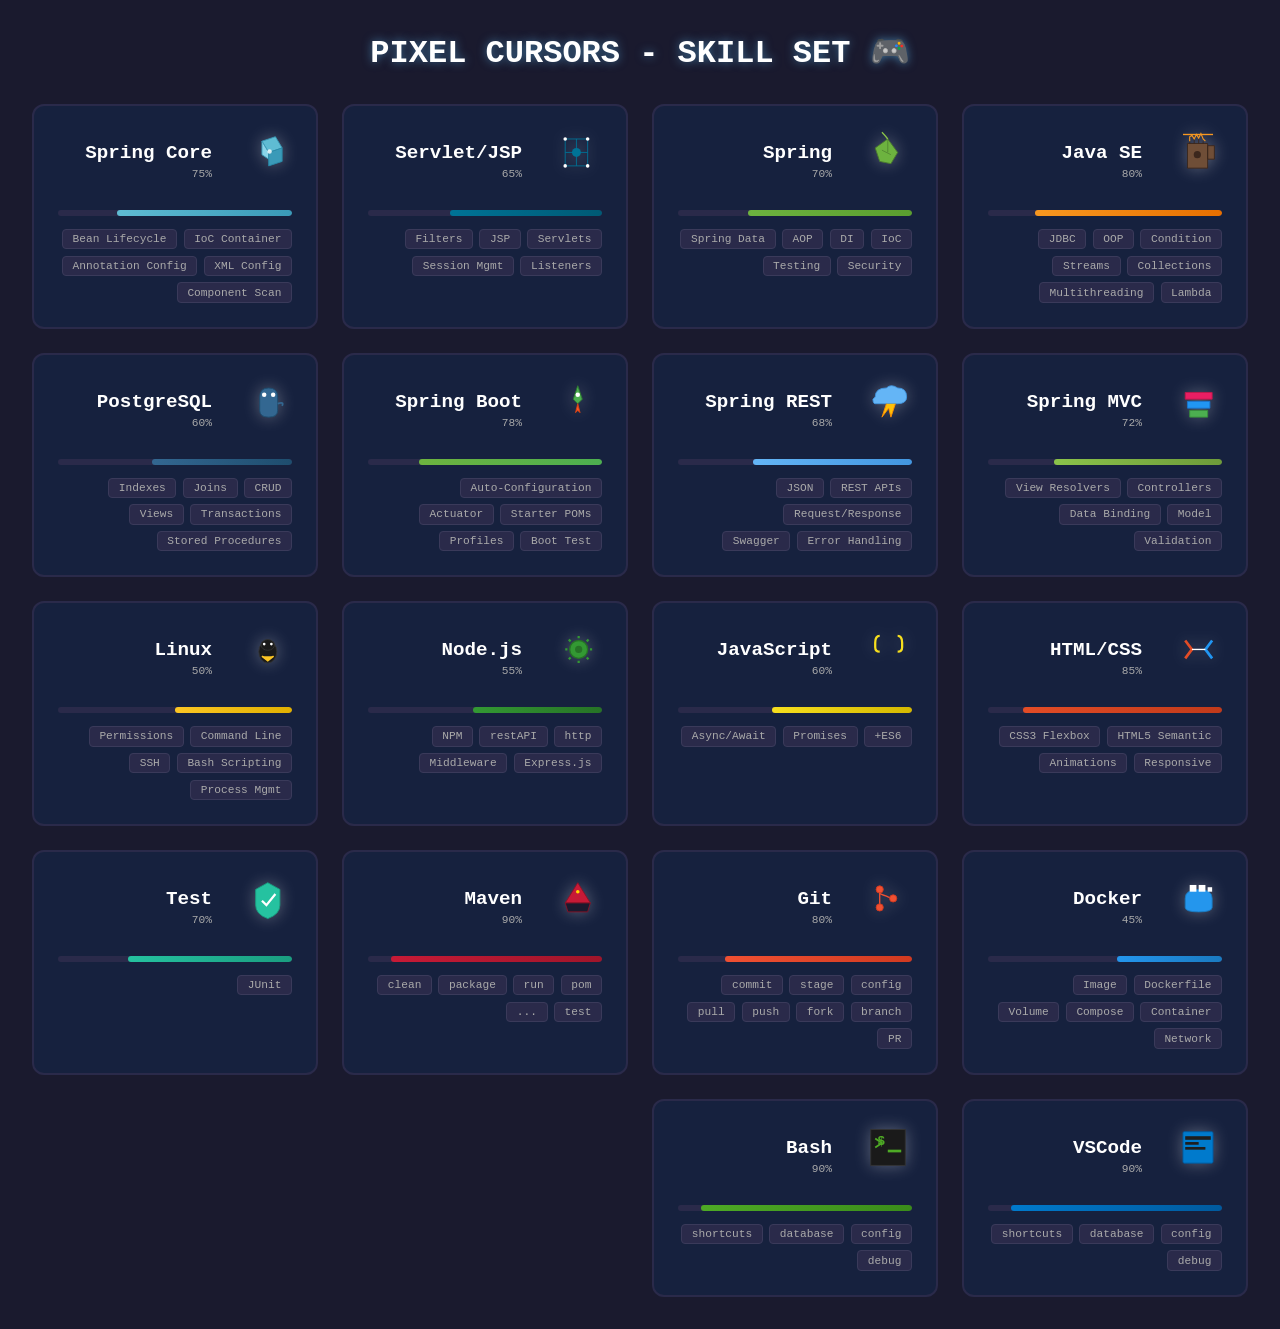
<file: docs/assets/html/index.html>
<!DOCTYPE html>
<html lang="fa" dir="rtl">

<head>
    <meta charset="UTF-8">
    <title>Pixel Cursors - Java Developer Resume</title>
    <style>
        :root {
            --bg: #1a1a2e;
            --card-bg: #16213e;
            --text: #e0e0e0;
            --accent: #0f3460;
        }

        * {
            margin: 0;
            padding: 0;
            box-sizing: border-box;
        }

        body {
            background: var(--bg);
            font-family: 'Courier New', monospace;
            color: var(--text);
            min-height: 100vh;
            padding: 2rem;
        }

        h1 {
            text-align: center;
            color: #fff;
            margin-bottom: 2rem;
            font-size: 2rem;
            text-shadow: 0 0 10px rgba(100, 200, 255, 0.5);
        }

        .skills-grid {
            display: grid;
            grid-template-columns: repeat(auto-fill, minmax(250px, 1fr));
            gap: 1.5rem;
            max-width: 1400px;
            margin: 0 auto;
        }

        .skill-card {
            background: var(--card-bg);
            border: 2px solid #2a2a4a;
            border-radius: 12px;
            padding: 1.5rem;
            cursor: none;
            transition: all 0.3s ease;
            position: relative;
            overflow: hidden;
        }

        .skill-card:hover {
            border-color: #4a9eff;
            transform: translateY(-4px);
            box-shadow: 0 10px 40px rgba(74, 158, 255, 0.2);
        }

        .skill-card .icon-wrap {
            display: flex;
            align-items: center;
            gap: 1rem;
            margin-bottom: 1rem;
        }

        .skill-card .cursor-icon {
            width: 64px;
            height: 64px;
            filter: drop-shadow(0 0 8px rgba(255, 255, 255, 0.3));
            transition: transform 0.3s ease;
        }

        .skill-card:hover .cursor-icon {
            transform: scale(1.1);
            filter: drop-shadow(0 0 16px rgba(100, 200, 255, 0.6));
        }

        .skill-card h3 {
            font-size: 1.2rem;
            color: #fff;
            margin: 0;
        }

        .skill-card .percent-bar {
            height: 6px;
            background: #2a2a4a;
            border-radius: 3px;
            margin: 0.8rem 0;
            overflow: hidden;
        }

        .skill-card .percent-fill {
            height: 100%;
            border-radius: 3px;
            transition: width 1s ease;
        }

        .skill-card .tags {
            display: flex;
            flex-wrap: wrap;
            gap: 0.4rem;
        }

        .skill-card .tag {
            background: #2a2a4a;
            color: #aaa;
            padding: 0.2rem 0.6rem;
            border-radius: 4px;
            font-size: 0.7rem;
            border: 1px solid #3a3a5a;
        }

        /* Custom Cursor Overlay */
        .custom-cursor {
            position: fixed;
            pointer-events: none;
            z-index: 9999;
            width: 48px;
            height: 48px;
            transform: translate(-10px, -10px);
            opacity: 0;
            transition: opacity 0.15s ease;
            filter: drop-shadow(2px 2px 2px rgba(0, 0, 0, 0.5));
        }

        .custom-cursor.active {
            opacity: 1;
        }

        .custom-cursor.hovering {
            transform: translate(-10px, -10px) scale(1.3);
            filter: drop-shadow(0 0 12px rgba(255, 200, 50, 0.8));
        }

        /* Percent colors per skill */
        .percent-java {
            background: linear-gradient(90deg, #f89820, #e76f00);
        }

        .percent-spring {
            background: linear-gradient(90deg, #6db33f, #5a9e2f);
        }

        .percent-servlet {
            background: linear-gradient(90deg, #007396, #005a75);
        }

        .percent-springcore {
            background: linear-gradient(90deg, #5fbcd3, #3a9ab8);
        }

        .percent-springmvc {
            background: linear-gradient(90deg, #8bc34a, #6d9b3a);
        }

        .percent-springrest {
            background: linear-gradient(90deg, #64b5f6, #4296e0);
        }

        .percent-springboot {
            background: linear-gradient(90deg, #6db33f, #4caf50);
        }

        .percent-postgresql {
            background: linear-gradient(90deg, #336791, #1e4d6e);
        }

        .percent-html {
            background: linear-gradient(90deg, #e34c26, #c13a1a);
        }

        .percent-js {
            background: linear-gradient(90deg, #f7df1e, #d4b800);
        }

        .percent-nodejs {
            background: linear-gradient(90deg, #339933, #267326);
        }

        .percent-linux {
            background: linear-gradient(90deg, #fcc624, #e0b000);
        }

        .percent-docker {
            background: linear-gradient(90deg, #2496ed, #1a7ac0);
        }

        .percent-git {
            background: linear-gradient(90deg, #f05032, #d13a20);
        }

        .percent-maven {
            background: linear-gradient(90deg, #c71a36, #a0152a);
        }

        .percent-test {
            background: linear-gradient(90deg, #25c2a0, #1a9e80);
        }

        .percent-vscode {
            background: linear-gradient(90deg, #007acc, #005a9e);
        }

        .percent-bash {
            background: linear-gradient(90deg, #4eaa25, #3a8c1a);
        }
    </style>
</head>

<body>

    <h1>🎮 PIXEL CURSORS - SKILL SET</h1>

    <div class="skills-grid" id="skillsGrid"></div>

    <!-- Custom Cursor Element -->
    <div class="custom-cursor" id="customCursor"></div>

    <script>
        const skillsData = {
            "skills": [
                { "name": "Java SE", "percent": 80, "icon": "java", "titles": ["Condition", "OOP", "JDBC", "Collections", "Streams", "Lambda", "Multithreading"], "color": "#f89820" },
                { "name": "Spring", "percent": 70, "icon": "spring", "titles": ["IoC", "DI", "AOP", "Spring Data", "Security", "Testing"], "color": "#6db33f" },
                { "name": "Servlet/JSP", "percent": 65, "icon": "servlet", "titles": ["Servlets", "JSP", "Filters", "Listeners", "Session Mgmt"], "color": "#007396" },
                { "name": "Spring Core", "percent": 75, "icon": "springcore", "titles": ["IoC Container", "Bean Lifecycle", "XML Config", "Annotation Config", "Component Scan"], "color": "#5fbcd3" },
                { "name": "Spring MVC", "percent": 72, "icon": "springmvc", "titles": ["Controllers", "View Resolvers", "Model", "Data Binding", "Validation"], "color": "#8bc34a" },
                { "name": "Spring REST", "percent": 68, "icon": "springrest", "titles": ["REST APIs", "JSON", "Request/Response", "Error Handling", "Swagger"], "color": "#64b5f6" },
                { "name": "Spring Boot", "percent": 78, "icon": "springboot", "titles": ["Auto-Configuration", "Starter POMs", "Actuator", "Boot Test", "Profiles"], "color": "#6db33f" },
                { "name": "PostgreSQL", "percent": 60, "icon": "postgresql", "titles": ["CRUD", "Joins", "Indexes", "Transactions", "Views", "Stored Procedures"], "color": "#336791" },
                { "name": "HTML/CSS", "percent": 85, "icon": "html", "titles": ["HTML5 Semantic", "CSS3 Flexbox", "Responsive", "Animations"], "color": "#e34c26" },
                { "name": "JavaScript", "percent": 60, "icon": "js", "titles": ["ES6+", "Promises", "Async/Await"], "color": "#f7df1e" },
                { "name": "Node.js", "percent": 55, "icon": "nodejs", "titles": ["http", "restAPI", "NPM", "Express.js", "Middleware"], "color": "#339933" },
                { "name": "Linux", "percent": 50, "icon": "linux", "titles": ["Command Line", "Permissions", "Bash Scripting", "SSH", "Process Mgmt"], "color": "#fcc624" },
                { "name": "Docker", "percent": 45, "icon": "docker", "titles": ["Dockerfile", "Image", "Container", "Compose", "Volume", "Network"], "color": "#2496ed" },
                { "name": "Git", "percent": 80, "icon": "git", "titles": ["config", "stage", "commit", "branch", "fork", "push", "pull", "PR"], "color": "#f05032" },
                { "name": "Maven", "percent": 90, "icon": "maven", "titles": ["pom", "run", "package", "clean", "test", "..."], "color": "#c71a36" },
                { "name": "Test", "percent": 70, "icon": "test", "titles": ["JUnit"], "color": "#25c2a0" },
                { "name": "VSCode", "percent": 90, "icon": "vscode", "titles": ["config", "database", "shortcuts", "debug"], "color": "#007acc" },
                { "name": "Bash", "percent": 90, "icon": "bash", "titles": ["config", "database", "shortcuts", "debug"], "color": "#4eaa25" }
            ]
        };

        // Pixel Cursor SVGs - exactly in the style you provided
        const cursorSVGs = {
            // 1. Java SE - Coffee Cup with steam
            java: {
                pointer: `<svg width="48" height="48" viewBox="0 0 97 107" fill="none" xmlns="http://www.w3.org/2000/svg">
                    <path d="M25 85 L25 30 L70 30 L70 85 Z M30 30 L30 25 M40 30 L40 20 M50 30 L50 20 M60 30 L60 25 M70 35 L85 35 L85 65 L70 65 Z" fill="#6F4E37" stroke="#3B271D" stroke-width="2"/>
                    <path d="M30 25 L30 15 L35 12 L40 20 L45 10 L50 18 L55 8 L60 20 L65 25" fill="none" stroke="#f89820" stroke-width="2.5"/>
                    <circle cx="47" cy="55" r="8" fill="#3B271D"/>
                    <path d="M15 10 L82 10" stroke="#f89820" stroke-width="3"/>
                </svg>`,
                hover: `<svg width="48" height="48" viewBox="0 0 116 137" fill="none" xmlns="http://www.w3.org/2000/svg">
                    <path d="M25 100 L25 25 L90 25 L90 100 Z M30 25 L30 15 M45 25 L45 10 M60 25 L60 10 M75 25 L75 15 M90 30 L108 30 L108 70 L90 70 Z" fill="#6F4E37" stroke="#f89820" stroke-width="3"/>
                    <path d="M30 10 L30 0 L38 -5 L45 5 L52 -8 L60 3 L68 -10 L75 5 L90 15" fill="none" stroke="#ff6600" stroke-width="3"/>
                    <circle cx="55" cy="60" r="12" fill="#3B271D"/>
                    <path d="M90 50 L80 50 L80 55 L90 55" fill="#f89820"/>
                </svg>`
            },
            // 2. Spring - Leaf
            spring: {
                pointer: `<svg width="48" height="48" viewBox="0 0 97 107" fill="none" xmlns="http://www.w3.org/2000/svg">
                    <path d="M48 20 L70 50 L55 75 L30 70 L20 40 Z" fill="#6db33f" stroke="#4a7a2e" stroke-width="2"/>
                    <path d="M48 20 L48 50 M35 45 L55 55" stroke="#4a7a2e" stroke-width="1.5"/>
                    <path d="M48 20 Q40 10 35 5" fill="none" stroke="#8bc34a" stroke-width="3"/>
                </svg>`,
                hover: `<svg width="48" height="48" viewBox="0 0 116 137" fill="none" xmlns="http://www.w3.org/2000/svg">
                    <path d="M58 15 L90 55 L70 90 L30 85 L15 45 Z" fill="#8bc34a" stroke="#6db33f" stroke-width="3"/>
                    <path d="M58 15 L58 55 M40 50 L70 65 M30 40 L50 30" stroke="#4a7a2e" stroke-width="1.5"/>
                    <circle cx="58" cy="15" r="6" fill="#fff"/>
                </svg>`
            },
            // 3. Servlet/JSP - Web Spider
            servlet: {
                pointer: `<svg width="48" height="48" viewBox="0 0 97 107" fill="none" xmlns="http://www.w3.org/2000/svg">
                    <path d="M20 20 L70 20 M20 50 L70 50 M20 80 L70 80 M20 20 L20 80 M45 20 L45 80 M70 20 L70 80" stroke="#007396" stroke-width="2"/>
                    <circle cx="45" cy="50" r="10" fill="#007396"/>
                    <circle cx="20" cy="20" r="4" fill="#fff"/>
                    <circle cx="70" cy="20" r="4" fill="#fff"/>
                    <circle cx="20" cy="80" r="4" fill="#fff"/>
                    <circle cx="70" cy="80" r="4" fill="#fff"/>
                </svg>`,
                hover: `<svg width="48" height="48" viewBox="0 0 116 137" fill="none" xmlns="http://www.w3.org/2000/svg">
                    <path d="M15 15 L95 15 M15 50 L95 50 M15 85 L95 85 M15 15 L15 85 M55 15 L55 85 M95 15 L95 85" stroke="#00bcd4" stroke-width="2.5"/>
                    <circle cx="55" cy="50" r="14" fill="#00bcd4"/>
                    <circle cx="15" cy="15" r="5" fill="#fff"/>
                    <circle cx="95" cy="15" r="5" fill="#fff"/>
                    <circle cx="15" cy="85" r="5" fill="#fff"/>
                    <circle cx="95" cy="85" r="5" fill="#fff"/>
                </svg>`
            },
            // 4. Spring Core - Crystal Cube
            springcore: {
                pointer: `<svg width="48" height="48" viewBox="0 0 97 107" fill="none" xmlns="http://www.w3.org/2000/svg">
                    <path d="M35 25 L65 15 L80 40 L50 50 Z" fill="#5fbcd3" stroke="#3a9ab8" stroke-width="2"/>
                    <path d="M35 25 L35 55 L50 65 L50 50 Z" fill="#8ad4e8" stroke="#3a9ab8" stroke-width="2"/>
                    <path d="M50 50 L80 40 L80 70 L50 80 Z" fill="#3a9ab8" stroke="#2a8aa8" stroke-width="2"/>
                    <circle cx="52" cy="48" r="5" fill="#fff" opacity="0.8"/>
                </svg>`,
                hover: `<svg width="48" height="48" viewBox="0 0 116 137" fill="none" xmlns="http://www.w3.org/2000/svg">
                    <path d="M40 30 L80 15 L100 45 L60 60 Z" fill="#5fbcd3" stroke="#fff" stroke-width="2"/>
                    <path d="M40 30 L40 65 L60 78 L60 60 Z" fill="#8ad4e8" stroke="#fff" stroke-width="2"/>
                    <path d="M60 60 L100 45 L100 80 L60 95 Z" fill="#3a9ab8" stroke="#fff" stroke-width="2"/>
                    <circle cx="65" cy="55" r="8" fill="#fff"/>
                </svg>`
            },
            // 5. Spring MVC - Layers
            springmvc: {
                pointer: `<svg width="48" height="48" viewBox="0 0 97 107" fill="none" xmlns="http://www.w3.org/2000/svg">
                    <path d="M20 30 L80 30 L80 45 L20 45 Z" fill="#e91e63" stroke="#c0184a" stroke-width="2"/>
                    <path d="M25 50 L75 50 L75 65 L25 65 Z" fill="#2196f3" stroke="#1976d2" stroke-width="2"/>
                    <path d="M30 70 L70 70 L70 85 L30 85 Z" fill="#4caf50" stroke="#388e3c" stroke-width="2"/>
                </svg>`,
                hover: `<svg width="48" height="48" viewBox="0 0 116 137" fill="none" xmlns="http://www.w3.org/2000/svg">
                    <path d="M15 25 L100 25 L100 50 L15 50 Z" fill="#e91e63" stroke="#fff" stroke-width="2"/>
                    <path d="M20 55 L90 55 L90 80 L20 80 Z" fill="#2196f3" stroke="#fff" stroke-width="2"/>
                    <path d="M25 85 L80 85 L80 110 L25 110 Z" fill="#4caf50" stroke="#fff" stroke-width="2"/>
                </svg>`
            },
            // 6. Spring REST - Cloud with Lightning
            springrest: {
                pointer: `<svg width="48" height="48" viewBox="0 0 97 107" fill="none" xmlns="http://www.w3.org/2000/svg">
                    <path d="M20 40 Q20 20 45 20 Q55 10 70 20 Q90 20 90 40 Q90 55 70 55 L20 55 Q15 55 15 45 Z" fill="#64b5f6" stroke="#4296e0" stroke-width="2"/>
                    <path d="M45 55 L35 85 L50 65 L55 85 L65 55" fill="#ffc107" stroke="#ff8f00" stroke-width="2"/>
                </svg>`,
                hover: `<svg width="48" height="48" viewBox="0 0 116 137" fill="none" xmlns="http://www.w3.org/2000/svg">
                    <path d="M15 50 Q15 25 45 25 Q55 10 75 25 Q100 25 100 50 Q100 70 75 70 L15 70 Q10 70 10 55 Z" fill="#90caf9" stroke="#fff" stroke-width="2"/>
                    <path d="M50 70 L38 105 L55 80 L62 105 L75 70" fill="#ffeb3b" stroke="#fff" stroke-width="3"/>
                </svg>`
            },
            // 7. Spring Boot - Rocket
            springboot: {
                pointer: `<svg width="48" height="48" viewBox="0 0 97 107" fill="none" xmlns="http://www.w3.org/2000/svg">
                    <path d="M48 15 L38 45 L48 55 L58 45 Z" fill="#4caf50" stroke="#2e7d32" stroke-width="2"/>
                    <path d="M48 55 L43 75 L48 70 L53 75 Z" fill="#ff5722" stroke="#d84315" stroke-width="2"/>
                    <circle cx="48" cy="35" r="5" fill="#fff"/>
                </svg>`,
                hover: `<svg width="48" height="48" viewBox="0 0 116 137" fill="none" xmlns="http://www.w3.org/2000/svg">
                    <path d="M58 10 L45 45 L58 58 L71 45 Z" fill="#66bb6a" stroke="#fff" stroke-width="2"/>
                    <path d="M58 58 L50 85 L58 78 L66 85 Z" fill="#ff7043" stroke="#fff" stroke-width="2"/>
                    <path d="M50 85 L40 100 L66 100 Z" fill="#ffab91" stroke="#fff" stroke-width="1.5"/>
                    <circle cx="58" cy="35" r="7" fill="#fff"/>
                </svg>`
            },
            // 8. PostgreSQL - Elephant
            postgresql: {
                pointer: `<svg width="48" height="48" viewBox="0 0 97 107" fill="none" xmlns="http://www.w3.org/2000/svg">
                    <path d="M30 40 Q30 20 50 20 Q70 20 70 40 L70 70 Q70 85 50 85 Q30 85 30 70 Z" fill="#336791" stroke="#1e4d6e" stroke-width="2"/>
                    <circle cx="40" cy="35" r="5" fill="#fff"/>
                    <circle cx="60" cy="35" r="5" fill="#fff"/>
                    <path d="M70 55 Q85 50 80 60" stroke="#336791" stroke-width="4" fill="none"/>
                </svg>`,
                hover: `<svg width="48" height="48" viewBox="0 0 116 137" fill="none" xmlns="http://www.w3.org/2000/svg">
                    <path d="M35 45 Q35 20 58 20 Q82 20 82 45 L82 80 Q82 100 58 100 Q35 100 35 80 Z" fill="#4a90d9" stroke="#fff" stroke-width="2"/>
                    <circle cx="46" cy="38" r="7" fill="#fff"/>
                    <circle cx="70" cy="38" r="7" fill="#fff"/>
                    <path d="M82 65 Q100 55 95 70" stroke="#4a90d9" stroke-width="6" fill="none"/>
                </svg>`
            },
            // 9. HTML/CSS - Tag Brackets
            html: {
                pointer: `<svg width="48" height="48" viewBox="0 0 97 107" fill="none" xmlns="http://www.w3.org/2000/svg">
                    <path d="M20 30 L35 50 L20 70" stroke="#e34c26" stroke-width="6" fill="none"/>
                    <path d="M80 30 L65 50 L80 70" stroke="#2196f3" stroke-width="6" fill="none"/>
                    <path d="M35 50 L65 50" stroke="#fff" stroke-width="3"/>
                </svg>`,
                hover: `<svg width="48" height="48" viewBox="0 0 116 137" fill="none" xmlns="http://www.w3.org/2000/svg">
                    <path d="M15 35 L35 58 L15 80" stroke="#ff5722" stroke-width="8" fill="none"/>
                    <path d="M100 35 L80 58 L100 80" stroke="#42a5f5" stroke-width="8" fill="none"/>
                    <path d="M35 58 L80 58" stroke="#fff" stroke-width="4"/>
                </svg>`
            },
            // 10. JavaScript - Curly Braces
            js: {
                pointer: `<svg width="48" height="48" viewBox="0 0 97 107" fill="none" xmlns="http://www.w3.org/2000/svg">
                    <path d="M30 20 Q20 20 20 35 L20 45 Q20 55 30 55" stroke="#f7df1e" stroke-width="5" fill="none"/>
                    <path d="M70 20 Q80 20 80 35 L80 45 Q80 55 70 55" stroke="#f7df1e" stroke-width="5" fill="none"/>
                </svg>`,
                hover: `<svg width="48" height="48" viewBox="0 0 116 137" fill="none" xmlns="http://www.w3.org/2000/svg">
                    <path d="M25 15 Q12 15 12 35 L12 50 Q12 65 25 65" stroke="#ffeb3b" stroke-width="7" fill="none"/>
                    <path d="M90 15 Q103 15 103 35 L103 50 Q103 65 90 65" stroke="#ffeb3b" stroke-width="7" fill="none"/>
                </svg>`
            },
            // 11. Node.js - Gear
            nodejs: {
                pointer: `<svg width="48" height="48" viewBox="0 0 97 107" fill="none" xmlns="http://www.w3.org/2000/svg">
                    <circle cx="50" cy="50" r="20" fill="#339933" stroke="#267326" stroke-width="3"/>
                    <circle cx="50" cy="50" r="8" fill="#267326"/>
                    <path d="M50 25 L50 20 M50 75 L50 80 M25 50 L20 50 M75 50 L80 50 M32 32 L28 28 M68 68 L72 72 M32 68 L28 72 M68 32 L72 28" stroke="#339933" stroke-width="5"/>
                </svg>`,
                hover: `<svg width="48" height="48" viewBox="0 0 116 137" fill="none" xmlns="http://www.w3.org/2000/svg">
                    <circle cx="58" cy="58" r="28" fill="#4caf50" stroke="#fff" stroke-width="3"/>
                    <circle cx="58" cy="58" r="12" fill="#2e7d32"/>
                    <path d="M58 25 L58 18 M58 91 L58 98 M25 58 L18 58 M91 58 L98 58 M35 35 L30 30 M81 81 L86 86 M35 81 L30 86 M81 35 L86 30" stroke="#4caf50" stroke-width="7"/>
                </svg>`
            },
            // 12. Linux - Penguin
            linux: {
                pointer: `<svg width="48" height="48" viewBox="0 0 97 107" fill="none" xmlns="http://www.w3.org/2000/svg">
                    <ellipse cx="48" cy="55" rx="20" ry="25" fill="#1a1a1a" stroke="#333" stroke-width="2"/>
                    <ellipse cx="48" cy="40" rx="15" ry="12" fill="#1a1a1a" stroke="#333" stroke-width="2"/>
                    <circle cx="40" cy="38" r="3" fill="#fff"/>
                    <circle cx="56" cy="38" r="3" fill="#fff"/>
                    <path d="M35 65 L48 75 L61 65" stroke="#fcc624" stroke-width="4" fill="#fcc624"/>
                </svg>`,
                hover: `<svg width="48" height="48" viewBox="0 0 116 137" fill="none" xmlns="http://www.w3.org/2000/svg">
                    <ellipse cx="58" cy="65" rx="28" ry="32" fill="#222" stroke="#fcc624" stroke-width="3"/>
                    <ellipse cx="58" cy="45" rx="20" ry="16" fill="#222" stroke="#fcc624" stroke-width="3"/>
                    <circle cx="48" cy="43" r="5" fill="#fff"/>
                    <circle cx="68" cy="43" r="5" fill="#fff"/>
                    <path d="M40 78 L58 92 L76 78" stroke="#ffeb3b" stroke-width="6" fill="#ffeb3b"/>
                </svg>`
            },
            // 13. Docker - Whale with containers
            docker: {
                pointer: `<svg width="48" height="48" viewBox="0 0 97 107" fill="none" xmlns="http://www.w3.org/2000/svg">
                    <path d="M20 50 Q20 30 50 30 Q80 30 80 50 L80 70 Q80 80 50 80 Q20 80 20 70 Z" fill="#2496ed" stroke="#1a7ac0" stroke-width="2"/>
                    <rect x="30" y="20" width="15" height="15" fill="#fff"/>
                    <rect x="50" y="20" width="15" height="15" fill="#fff"/>
                    <rect x="70" y="25" width="10" height="10" fill="#fff"/>
                </svg>`,
                hover: `<svg width="48" height="48" viewBox="0 0 116 137" fill="none" xmlns="http://www.w3.org/2000/svg">
                    <path d="M20 60 Q20 35 58 35 Q95 35 95 60 L95 85 Q95 98 58 98 Q20 98 20 85 Z" fill="#42a5f5" stroke="#fff" stroke-width="3"/>
                    <rect x="30" y="20" width="20" height="20" fill="#fff" rx="2"/>
                    <rect x="55" y="20" width="20" height="20" fill="#fff" rx="2"/>
                    <rect x="80" y="28" width="15" height="12" fill="#fff" rx="2"/>
                </svg>`
            },
            // 14. Git - Branch
            git: {
                pointer: `<svg width="48" height="48" viewBox="0 0 97 107" fill="none" xmlns="http://www.w3.org/2000/svg">
                    <circle cx="30" cy="30" r="8" fill="#f05032" stroke="#d13a20" stroke-width="2"/>
                    <circle cx="60" cy="50" r="8" fill="#f05032" stroke="#d13a20" stroke-width="2"/>
                    <circle cx="30" cy="70" r="8" fill="#f05032" stroke="#d13a20" stroke-width="2"/>
                    <path d="M30 38 L30 62 M30 38 Q30 40 45 45 L52 48" stroke="#f05032" stroke-width="3"/>
                </svg>`,
                hover: `<svg width="48" height="48" viewBox="0 0 116 137" fill="none" xmlns="http://www.w3.org/2000/svg">
                    <circle cx="35" cy="35" r="12" fill="#ff5722" stroke="#fff" stroke-width="3"/>
                    <circle cx="75" cy="60" r="12" fill="#ff5722" stroke="#fff" stroke-width="3"/>
                    <circle cx="35" cy="90" r="12" fill="#ff5722" stroke="#fff" stroke-width="3"/>
                    <path d="M35 47 L35 78 M35 47 Q35 50 55 56 L65 58" stroke="#ff5722" stroke-width="5"/>
                </svg>`
            },
            // 15. Maven - Wizard Hat
            maven: {
                pointer: `<svg width="48" height="48" viewBox="0 0 97 107" fill="none" xmlns="http://www.w3.org/2000/svg">
                    <path d="M48 15 L20 60 L76 60 Z" fill="#c71a36" stroke="#8b1228" stroke-width="2"/>
                    <path d="M20 60 L76 60 L70 80 L26 80 Z" fill="#1a1a2e" stroke="#8b1228" stroke-width="2"/>
                    <circle cx="48" cy="35" r="4" fill="#ffd700"/>
                </svg>`,
                hover: `<svg width="48" height="48" viewBox="0 0 116 137" fill="none" xmlns="http://www.w3.org/2000/svg">
                    <path d="M58 15 L20 70 L96 70 Z" fill="#e53935" stroke="#fff" stroke-width="3"/>
                    <path d="M20 70 L96 70 L85 95 L31 95 Z" fill="#222" stroke="#fff" stroke-width="3"/>
                    <circle cx="58" cy="38" r="6" fill="#ffeb3b"/>
                    <path d="M48 10 L58 5 L68 10" stroke="#ffeb3b" stroke-width="3" fill="none"/>
                </svg>`
            },
            // 16. Test - Shield with Check
            test: {
                pointer: `<svg width="48" height="48" viewBox="0 0 97 107" fill="none" xmlns="http://www.w3.org/2000/svg">
                    <path d="M48 15 L75 30 L75 65 Q75 85 48 95 Q21 85 21 65 L21 30 Z" fill="#25c2a0" stroke="#1a9e80" stroke-width="2"/>
                    <path d="M35 55 L45 65 L65 40" stroke="#fff" stroke-width="5" fill="none"/>
                </svg>`,
                hover: `<svg width="48" height="48" viewBox="0 0 116 137" fill="none" xmlns="http://www.w3.org/2000/svg">
                    <path d="M58 15 L95 35 L95 78 Q95 100 58 115 Q21 100 21 78 L21 35 Z" fill="#4caf50" stroke="#fff" stroke-width="3"/>
                    <path d="M38 65 L52 80 L80 48" stroke="#fff" stroke-width="8" fill="none"/>
                </svg>`
            },
            // 17. VSCode - Code Window
            vscode: {
                pointer: `<svg width="48" height="48" viewBox="0 0 97 107" fill="none" xmlns="http://www.w3.org/2000/svg">
                    <rect x="15" y="15" width="67" height="70" fill="#007acc" stroke="#005a9e" stroke-width="2" rx="3"/>
                    <rect x="20" y="25" width="57" height="8" fill="#1e1e1e"/>
                    <rect x="20" y="38" width="30" height="6" fill="#1e1e1e"/>
                    <rect x="20" y="49" width="45" height="6" fill="#1e1e1e"/>
                </svg>`,
                hover: `<svg width="48" height="48" viewBox="0 0 116 137" fill="none" xmlns="http://www.w3.org/2000/svg">
                    <rect x="10" y="15" width="95" height="90" fill="#1e88e5" stroke="#fff" stroke-width="3" rx="4"/>
                    <rect x="18" y="30" width="78" height="10" fill="#1a1a2e"/>
                    <rect x="18" y="48" width="45" height="8" fill="#1a1a2e"/>
                    <rect x="18" y="64" width="65" height="8" fill="#1a1a2e"/>
                </svg>`
            },
            // 18. Bash - Terminal Dollar
            bash: {
                pointer: `<svg width="48" height="48" viewBox="0 0 97 107" fill="none" xmlns="http://www.w3.org/2000/svg">
                    <rect x="10" y="10" width="77" height="80" fill="#1a1a1a" stroke="#333" stroke-width="2"/>
                    <path d="M20 30 L35 40 L20 50" stroke="#4eaa25" stroke-width="4" fill="none"/>
                    <text x="42" y="45" fill="#4eaa25" font-size="28" font-family="monospace" font-weight="bold">$</text>
                    <rect x="48" y="55" width="30" height="6" fill="#4eaa25"/>
                </svg>`,
                hover: `<svg width="48" height="48" viewBox="0 0 116 137" fill="none" xmlns="http://www.w3.org/2000/svg">
                    <rect x="10" y="10" width="100" height="105" fill="#111" stroke="#4caf50" stroke-width="3"/>
                    <path d="M20 40 L42 55 L20 70" stroke="#66bb6a" stroke-width="6" fill="none"/>
                    <text x="50" y="62" fill="#66bb6a" font-size="40" font-family="monospace" font-weight="bold">$</text>
                    <rect x="58" y="78" width="40" height="8" fill="#66bb6a"/>
                </svg>`
            }
        };

        // Build skill cards
        const grid = document.getElementById('skillsGrid');
        const cursorEl = document.getElementById('customCursor');

        skillsData.skills.forEach(skill => {
            const iconKey = skill.icon;
            const percentClass = `percent-${iconKey}`;

            const card = document.createElement('div');
            card.className = 'skill-card';
            card.dataset.cursor = iconKey;
            card.innerHTML = `
                <div class="icon-wrap">
                    <div class="cursor-icon">
                        ${cursorSVGs[iconKey]?.pointer || cursorSVGs['bash'].pointer}
                    </div>
                    <div>
                        <h3>${skill.name}</h3>
                        <small style="color:#aaa; font-size:0.7rem;">${skill.percent}%</small>
                    </div>
                </div>
                <div class="percent-bar">
                    <div class="percent-fill ${percentClass}" style="width:${skill.percent}%"></div>
                </div>
                <div class="tags">
                    ${skill.titles.map(t => `<span class="tag">${t}</span>`).join('')}
                </div>
            `;

            // Mouse events for custom cursor
            card.addEventListener('mouseenter', (e) => {
                const key = card.dataset.cursor;
                cursorEl.innerHTML = cursorSVGs[key]?.hover || cursorSVGs['bash'].hover;
                cursorEl.classList.add('active', 'hovering');
                document.body.style.cursor = 'none';
            });

            card.addEventListener('mouseleave', () => {
                cursorEl.classList.remove('active', 'hovering');
                document.body.style.cursor = 'default';
            });

            grid.appendChild(card);
        });

        // Track mouse for custom cursor
        document.addEventListener('mousemove', (e) => {
            cursorEl.style.left = e.clientX + 'px';
            cursorEl.style.top = e.clientY + 'px';
        });

        // Hide default cursor on cards
        document.addEventListener('mouseover', (e) => {
            if (e.target.closest('.skill-card')) {
                document.body.style.cursor = 'none';
            }
        });

        document.addEventListener('mouseout', (e) => {
            if (!e.target.closest('.skill-card')) {
                document.body.style.cursor = 'default';
                cursorEl.classList.remove('active', 'hovering');
            }
        });

        console.log('🎮 Pixel Cursors Ready! 18 unique skill cursors loaded.');
    </script>
</body>

</html>
</file>
